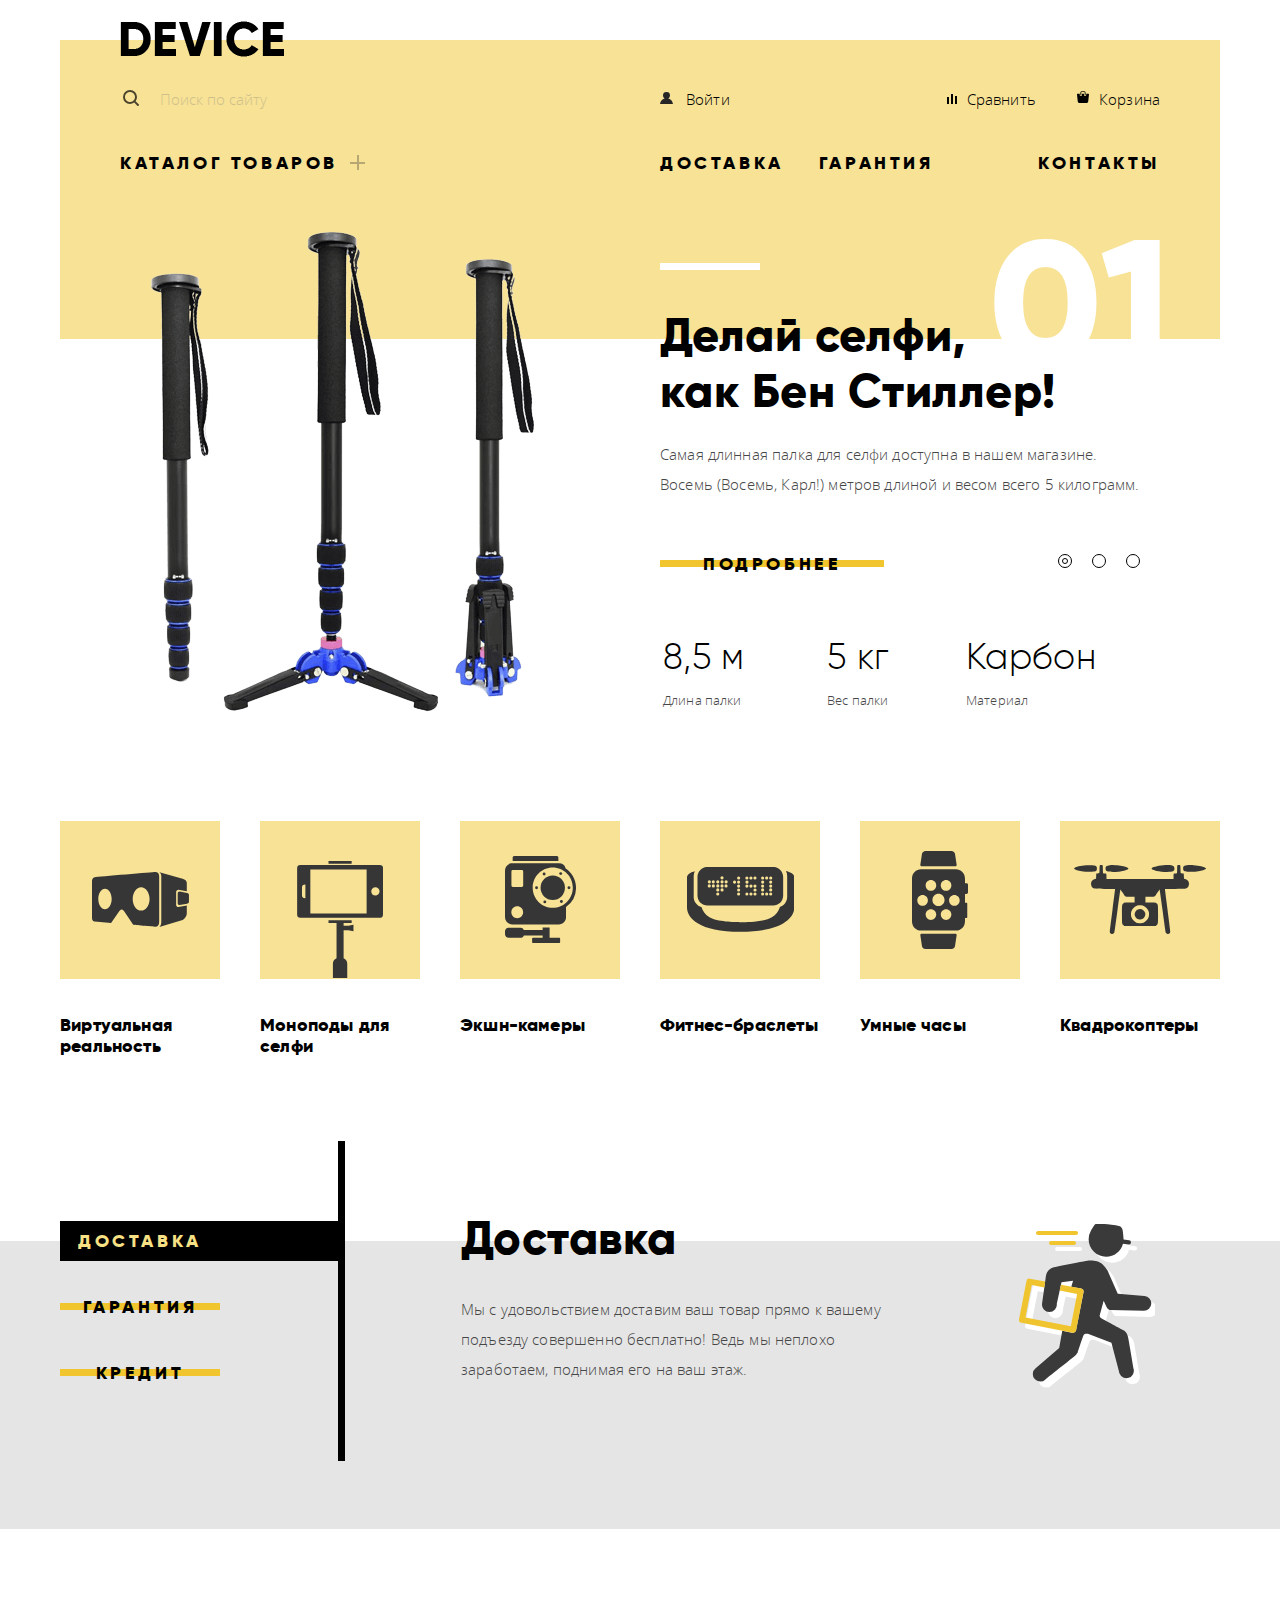
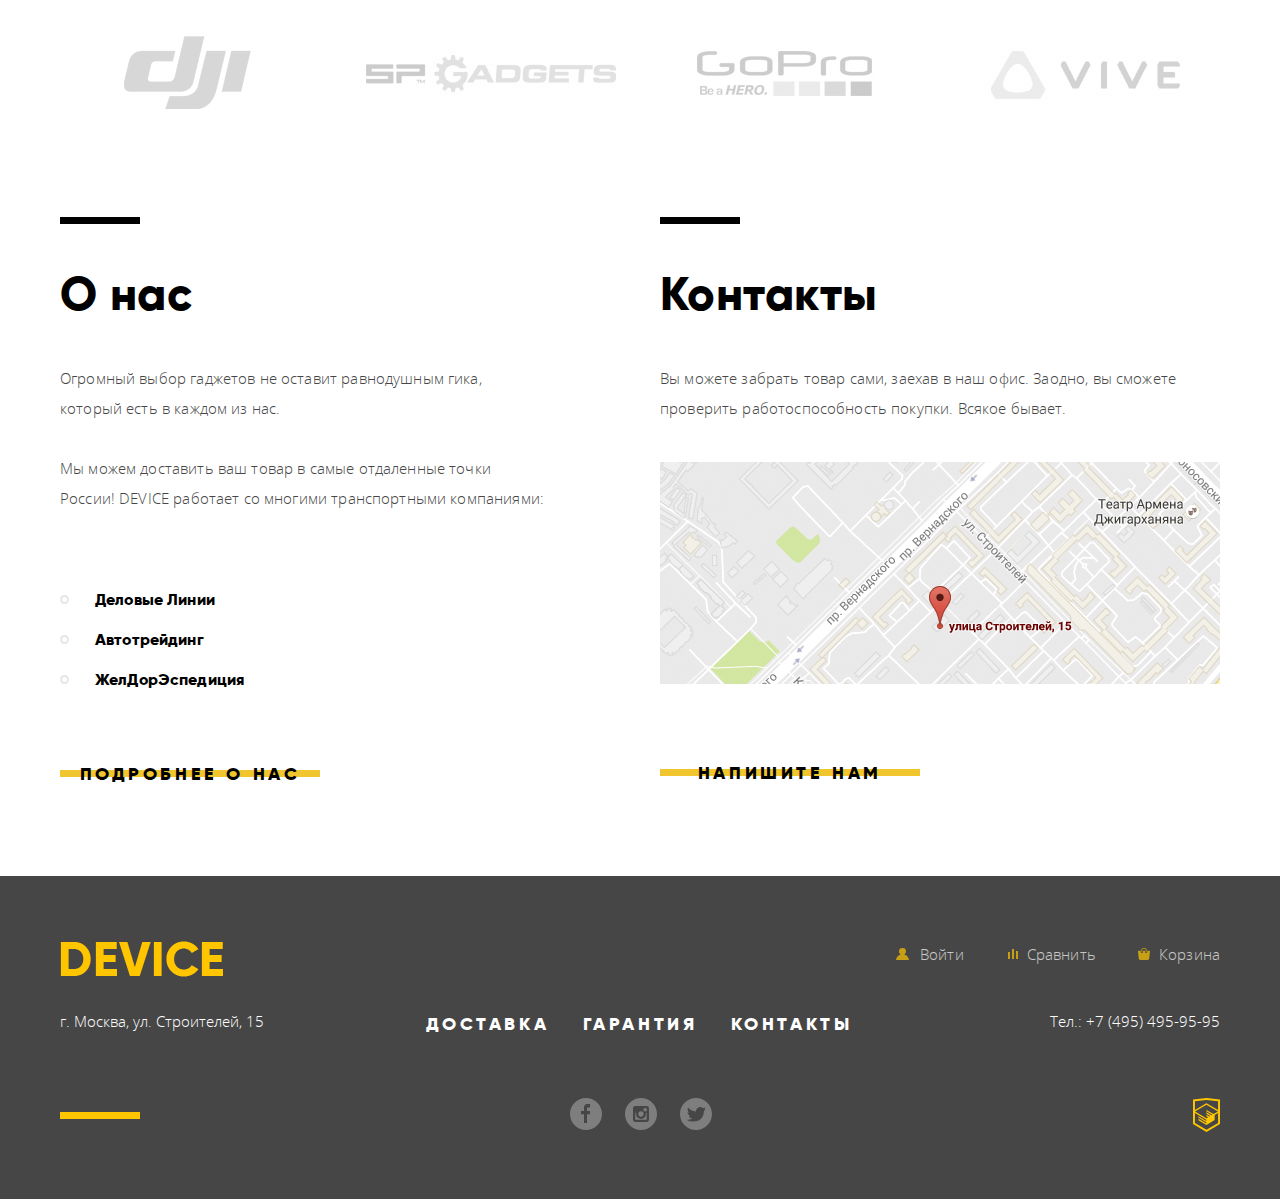
<file: index.html>
<!DOCTYPE html>
<html lang="ru">
  <head>
    <meta charset="utf-8">
    <title>Главная: Device</title>
    <link href="css/normalize.css" rel="stylesheet">
    <link href="css/style.css" rel="stylesheet">
  </head>
  <body>
    <header class="main-header">
      <div class="header-navigation">
        <p class="main-header-logo"><a class="main-logo"><img src="img/logo-black.png" width="164" height="36" alt="Интернет-магазин «Device»"></a></p>
        <form method="get" action="https://echo.htmlacademy.ru">
          <label class="visually-hidden" for="search">Поиск</label>
          <input class="search" id="search" type="search" name="search" placeholder="Поиск по сайту">
          <button class="search-button" type="submit">Найти</button>
        </form>
        <ul class="user-navigation">
          <li><a class="login" href="#">Войти</a></li>
          <li><a class="compare" href="#">Сравнить</a></li>
          <li><a class="cart" href="#">Корзина</a></li>
        </ul>
      </div>
      <nav class="site-navigation">
        <ul class="hidden">
          <li><a href="catalog.html">Каталог товаров</a></li>
          <li class="sub-navigation-box">
            <ul class="sub-navigation-one">
              <li><a href="#">Виртуальная реальность</a></li>
              <li><a href="catalog.html">Моноподы для селфи</a></li>
              <li><a href="#">Экшн-камеры</a></li>
            </ul>
            <ul class="sub-navigation-two">
              <li><a href="#">Фитнесс-браслеты</a></li>
              <li><a href="#">Умные часы</a></li>
            </ul>
            <ul class="sub-navigation-three">
              <li><a href="#">Квадрокоптеры</a></li>
            </ul>
          </li>
        </ul>
        <ul class="site-navigation-header">
          <li><a href="#">Доставка</a></li>
          <li><a href="#">Гарантия</a></li>
          <li><a href="#">Контакты</a></li>
        </ul>
      </nav>
    </header>
    <main class="container">
      <h1 class="visually-hidden">Интернет-магазин «Device»</h1>
      <section class="promo">
        <h2 class="visually-hidden">Анонс новых товаров</h2>
        <input class="visually-hidden" type="radio" id="btn-1" name="toggle" checked>
        <input class="visually-hidden" type="radio" id="btn-2" name="toggle">
        <input class="visually-hidden" type="radio" id="btn-3" name="toggle">
        <div class="slider-controls">
          <label class="controls-1" for="btn-1">Первый слайд</label>
          <label class="controls-2" for="btn-2">Второй слайд</label>
          <label class="controls-3" for="btn-3">Третий слайд</label>
        </div>
        <ul class="promo-list">
          <li class="promo-item promo-one">
            <div class="promo-description">
              <h3>Делай селфи,<br>как Бен Стиллер!</h3>
              <p>Самая длинная палка для селфи доступна в нашем магазине.
              Восемь (Восемь, Карл!) метров длиной и весом всего 5 килограмм.</p>
              <a class="button" href="#">Подробнее</a>
              <table class="promo-table">
                <tr>
                  <td>8,5 м</td>
                  <td>5 кг</td>
                  <td>Карбон</td>
                </tr>
                <tr>
                  <td>Длина палки</td>
                  <td>Вес палки</td>
                  <td>Материал</td>
                </tr>
              </table>
            </div>
            <div class="promo-picture">
              <img src="img/slider-1.png" width="384" height="486" alt="Самая длинная палка для селфи">
            </div>
          </li>
          <li class="promo-item promo-two visually-hidden">
            <div class="promo-description">
              <h3>Худеем<br>правильно!</h3>
              <p>Мотивирующие фитнес-браслеты помогут найти в себе силы
              не пропускать занятия и соблюдать диету.</p>
              <a class="button" href="#">Подробнее</a>
              <table class="promo-table">
                <tr class="promo-row-one">
                  <td>48 часов</td>
                </tr>
                <tr class="promo-row-two">
                  <td>Без подзарядки</td>
                </tr>
              </table>
            </div>
            <div class="promo-picture">
              <img src="img/slider-2.png" width="345" height="485" alt="Мотивирующий фитнес-браслет">
            </div>
          </li>
          <li class="promo-item promo-three visually-hidden">
            <div class="promo-description">
              <h3>Порхает как бабочка, жалит как пчела!</h3>
              <p>Этот обычный, на первый взгляд, квадрокоптер оснащен
              мощным лазером, замаскированным под стандартную камеру.</p>
              <a class="button" href="#">Подробнее</a>
              <table class="promo-table">
                <tr class="promo-row-one">
                  <td>800 м</td>
                  <td>50 м</td>
                </tr>
                <tr class="promo-row-two">
                  <td>Дальность полета</td>
                  <td>Радиус поражения</td>
                </tr>
              </table>
            </div>
            <div class="promo-picture">
              <img src="img/slider-3.png" width="526" height="334" alt="Квадрокоптер с мощным лазером">
            </div>
          </li>
        </ul>
      </section>
      <section class="category section-box">
        <h2 class="visually-hidden">Список категорий товаров</h2>
        <ul class="category-list">
          <li class="category-item"><a href="1.html"><span>Виртуальная реальность</span></a></li>
          <li class="category-item"><a href="catalog.html"><span>Моноподы для селфи</span></a></li>
          <li class="category-item"><a href="3.html"><span>Экшн-камеры</span></a></li>
          <li class="category-item"><a href="4.html"><span>Фитнес-браслеты</span></a></li>
          <li class="category-item"><a href="5.html"><span>Умные часы</span></a></li>
          <li class="category-item"><a href="6.html"><span>Квадрокоптеры</span></a></li>
        </ul>
      </section>
      <section class="service">
        <h2 class="visually-hidden">Список дополнительных услуг</h2>
        <div class="service-box">
          <ul class="service-list">
            <li><a class="button current-on" href="#tab-1">Доставка</a></li>
            <li><a class="button current-of" href="#tab-2">Гарантия</a></li>
            <li><a class="button current-of" href="#tab-3">Кредит</a></li>
          </ul>
          <ul class="descript-list">
            <li class="descript-item descript-one descript-item-current" id="tab-1">
              <h3>Доставка</h3>
              <p>Мы с удовольствием доставим ваш товар прямо к вашему подъезду совершенно бесплатно! Ведь мы неплохо заработаем, поднимая его на ваш этаж.</p>
            </li>
            <li class="descript-item descript-two visually-hidden" id="tab-2">
              <h3>Гарантия</h3>
              <p>Если из-за возгорания купленного у нас товара у вас сгорит дом — не переживайте, мы выдадим вам новый<br>Товар, не дом, конечно же.</p>
            </li>
            <li class="descript-item descript-three visually-hidden" id="tab-3">
              <h3>Кредит</h3>
              <p>Залезть в долговую яму стало проще! Кредитные консультанты подберут для вас наиболее выгодные условия кредита. Выгодные для нашего банка, разумеется.</p>
            </li>
          </ul>
        </div>
      </section>
      <section class="brand section-box">
        <h2 class="visually-hidden">Список популярных производителей</h2>
        <ul class="brand-list">
          <li class="brand-item one"><a href="#"><img src="img/logo-1.png" width="260" height="100" alt="DJI"></a></li>
          <li class="brand-item two"><a href="#"><img src="img/logo-2.png" width="260" height="100" alt="SP_Gadgets"></a></li>
          <li class="brand-item three"><a href="#"><img src="img/logo-3.png" width="260" height="100" alt="GoPro"></a></li>
          <li class="brand-item four"><a href="#"><img src="img/logo-4.png" width="260" height="100" alt="VIVE"></a></li>
        </ul>
      </section>
      <section class="company section-box">
        <h2 class="visually-hidden">Информация об интернет-магазине «Device»</h2>
        <section class="about-company">
          <h3>О нас</h3>
          <p>Огромный выбор гаджетов не оставит равнодушным гика, который есть в каждом из нас.</p>
          <p>Мы можем доставить ваш товар в самые отдаленные точки России! DEVICE работает со многими транспортными компаниями:</p>
          <ul>
            <li>Деловые Линии</li>
            <li>Автотрейдинг</li>
            <li>ЖелДорЭспедиция</li>
          </ul>
          <a class="button" href="#">Подробнее о нас</a>
        </section>
        <section class="contacts-company">
          <h3>Контакты</h3>
          <p>Вы можете забрать товар сами, заехав в наш офис. Заодно, вы сможете проверить работоспособность покупки. Всякое бывает.</p>
          <p><a class="map" href="map.html"><img src="img/map.png" width="560" height="222" alt="Офис компании по адресу ул. Строителей, 15, Москва"></a></p>
          <a class="button feedback" href="feedback.html">Напишите нам</a>
        </section>
      </section>
    </main>
    <footer class="main-footer">
      <div>
        <div class="main-footer-logo">
          <a class="main-logo"><img src="img/logo-yellow.png" width="163" height="36" alt="Интернет-магазин «Device»"></a>
        </div>
        <ul class="user-navigation-footer">
          <li><a class="login" href="#">Войти</a></li>
          <li><a class="compare" href="#">Сравнить</a></li>
          <li><a class="cart" href="#">Корзина</a></li>
        </ul>
      </div>
      <div>
        <address class="contact">г. Москва, ул. Строителей, 15</address>
        <ul class="site-navigation site-navigation-footer">
          <li><a href="#">Доставка</a></li>
          <li><a href="#">Гарантия</a></li>
          <li><a href="#">Контакты</a></li>
        </ul>
        <div>
          <a class="contact" href="tel:+74954959595">Тел.: +7 (495) 495-95-95</a>
        </div>
      </div>
      <div>
        <ul class="social">
          <li><a class="social-facebook" href="#"><span class="visually-hidden">Вконтакте</span></a></li>
          <li><a class="social-instagram" href="#"><span class="visually-hidden">Фейсбук</span></a></li>
          <li><a class="social-twitter" href="#"><span class="visually-hidden">Инстаграм</span></a></li>
        </ul>
        <div class="copyright">
          <a href="https://htmlacademy.ru/intensive/htmlcss"><img src="img/logo-html.svg" width="27" height="35" alt="HTML Academy"></a>
        </div>
      </div>
    </footer>
    <section class="modal modal-feedback">
      <h2 class="visually-hidden">Обратная связь</h2>
        <form class="feedback-form" action="https://echo.htmlacademy.ru" method="post">
          <p>
            <label for="user-name">Ваше имя:</label>
            <input id="user-name" type="text" name="name" value="" placeholder="Представьтесь, пожалуйста">
          </p>
          <p>
            <label for="user-email">Ваш e-mail:</label>
            <input id="user-email" type="email" name="email" value="" placeholder="Для отправки ответа">
          </p>
          <p>
            <label for="user-message">Текст письма:</label>
            <textarea id="user-message" name="message" rows="8" cols="100" placeholder="В свободной форме"></textarea>
          </p>
          <button class="button" type="submit">Отправить</button>
        </form>
        <button class="modal-close" type="button">Закрыть</button>
    </section>
    <section class="modal modal-map">
      <h2 class="visually-hidden">Офис компании на карте</h2>
      <iframe src="https://www.google.com/maps/embed?pb=!1m18!1m12!1m3!1d2249.1125488779953!2d37.5274293158851!3d55.68703098053586!2m3!1f0!2f0!3f0!3m2!1i1024!2i768!4f13.1!3m3!1m2!1s0x46b54cf65f5c8955%3A0x694710ccd55501e!2z0YPQuy4g0KHRgtGA0L7QuNGC0LXQu9C10LksIDE1LCDQnNC-0YHQutCy0LAsINCg0L7RgdGB0LjRjywgMTE5MzEx!5e0!3m2!1sru!2sby!4v1512653521158" width="950" height="559" allowfullscreen></iframe>
      <div>
        <img src="img/map-big.png" width="950" height="559" alt="Офис компании по адресу ул. Строителей, 15, Москва">
      </div>
      <button class="modal-close" type="button">Закрыть</button>
    </section>
    <script src="js/min-script.js"></script>
  </body>
</html>
</file>
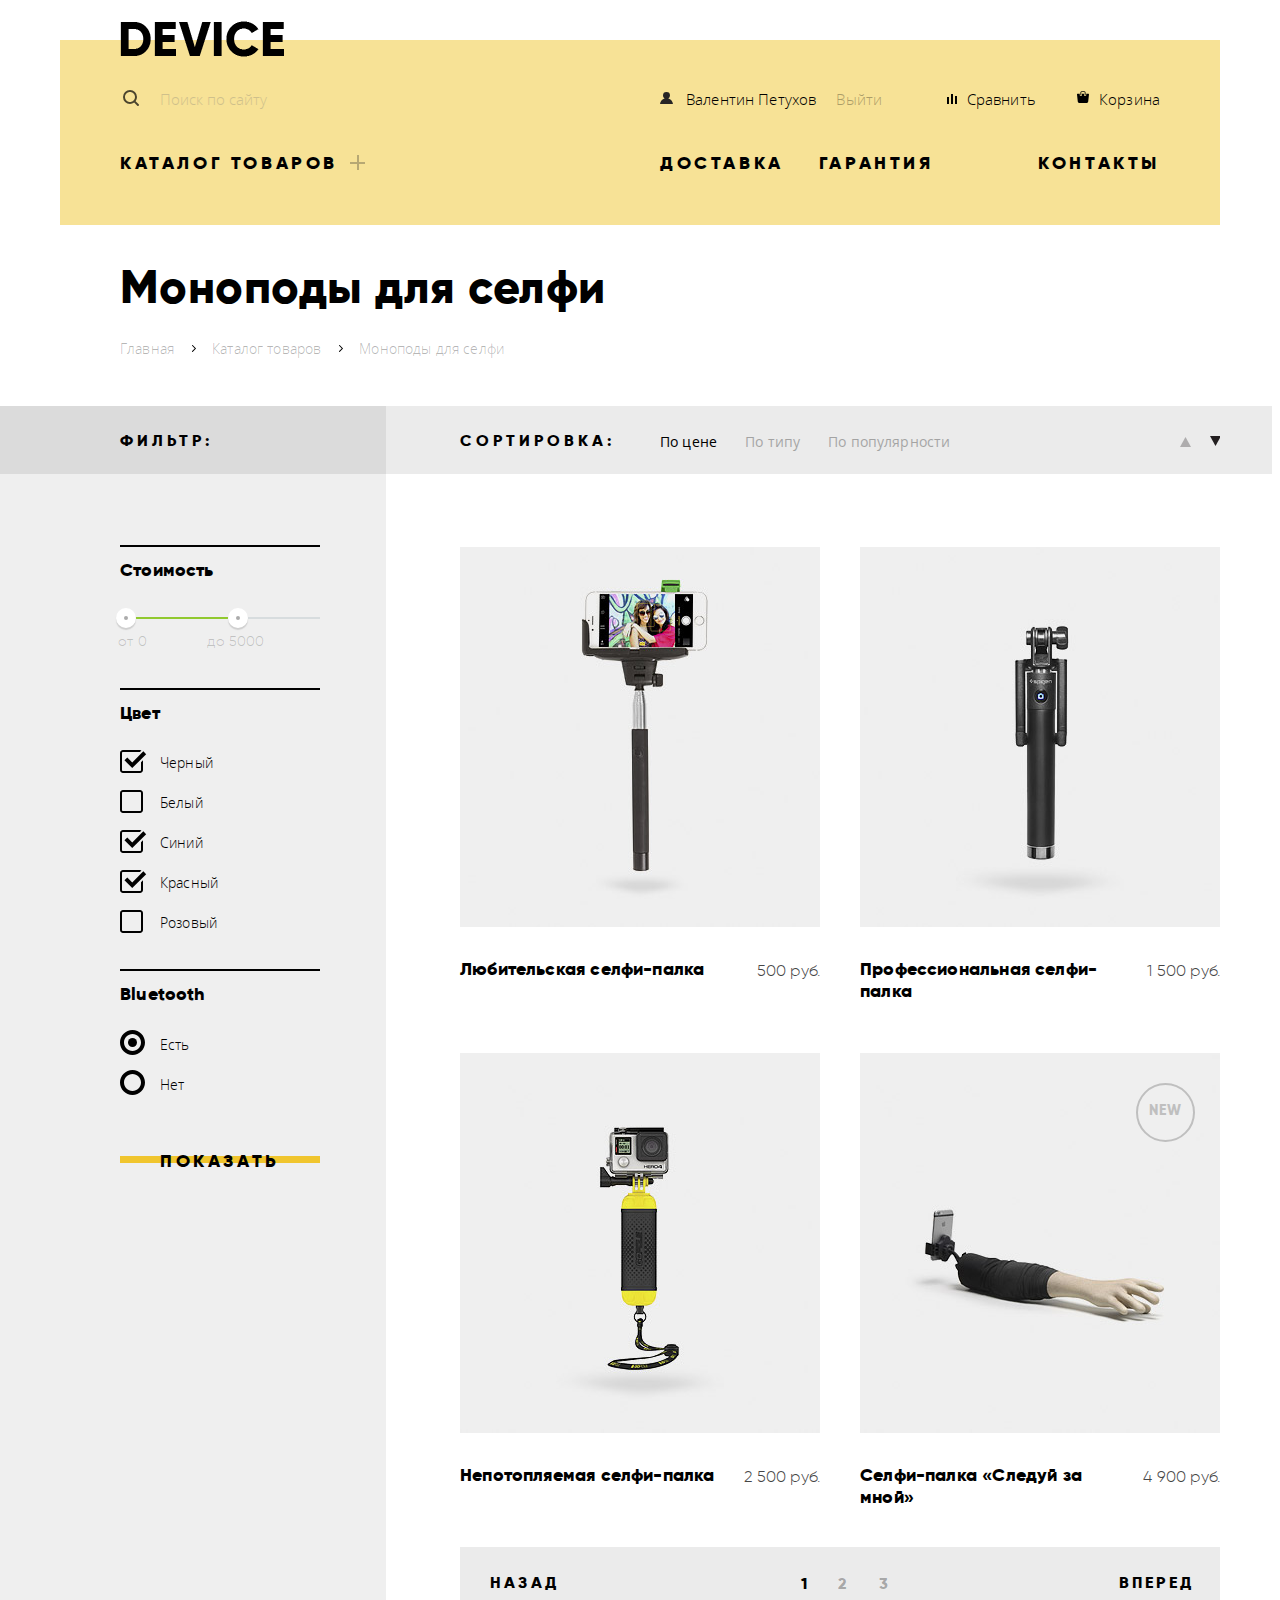
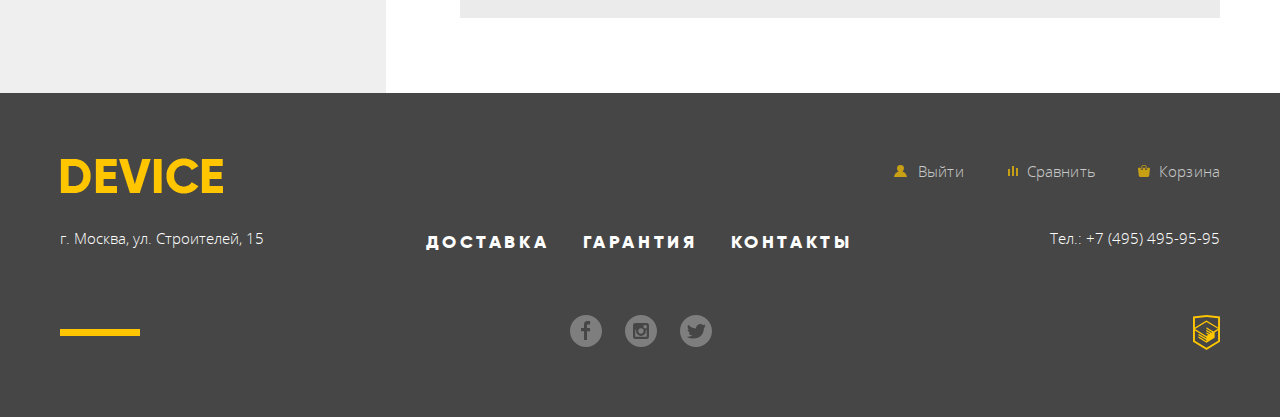
<file: catalog.html>
<!DOCTYPE html>
<html lang="ru">
  <head>
    <meta charset="utf-8">
    <title>Каталог: Device</title>
    <link href="css/normalize.css" rel="stylesheet">
    <link href="css/style.css" rel="stylesheet">
  </head>
  <body>
    <header class="main-header">
      <div class="header-navigation">
        <p class="main-header-logo"><a class="main-logo" href="index.html"><img src="img/logo-black.png" width="164" height="36" alt="Интернет-магазин «Device»"></a></p>
        <form method="get" action="https://echo.htmlacademy.ru">
          <label class="visually-hidden" for="search">Поиск</label>
          <input class="search" id="search" type="search" name="search" placeholder="Поиск по сайту">
          <button class="search-button" type="submit">Найти</button>
        </form>
        <ul class="user-navigation">
          <li><a class="login" href="#">Валентин Петухов</a><a class="login-off" href="#">Выйти</a></li>
          <li><a class="compare" href="#">Сравнить</a></li>
          <li><a class="cart" href="#">Корзина</a></li>
        </ul>
      </div>
      <nav class="site-navigation">
        <ul class="hidden">
          <li><a href="catalog.html">Каталог товаров</a></li>
          <li class="sub-navigation-box">
            <ul class="sub-navigation-one">
              <li><a href="#">Виртуальная реальность</a></li>
              <li><a href="#">Моноподы для селфи</a></li>
              <li><a href="#">Экшн-камеры</a></li>
            </ul>
            <ul class="sub-navigation-two">
              <li><a href="#">Фитнесс-браслеты</a></li>
              <li><a href="#">Умные часы</a></li>
            </ul>
            <ul class="sub-navigation-three">
              <li><a href="#">Квадрокоптеры</a></li>
            </ul>
          </li>
        </ul>
        <ul class="site-navigation-header">
          <li><a href="#">Доставка</a></li>
          <li><a href="#">Гарантия</a></li>
          <li><a href="#">Контакты</a></li>
        </ul>
      </nav>
    </header>
    <main class="container">
      <header class="header-box">
        <h1>Моноподы для селфи</h1>
        <nav class="breadcrumbs">
          <ul class="breadcrumbs-list">
            <li><a href="index.html">Главная</a></li>
            <li><a href="catalog.html">Каталог товаров</a></li>
            <li class="breadcrumbs-current"><a>Моноподы для селфи</a></li>
          </ul>
        </nav>
      </header>
      <div class="catalog-box">
        <section class="filters">
          <h2>Фильтр:</h2>
          <form class="filter" method="get" action="https://echo.htmlacademy.ru">
            <fieldset>
              <legend>Стоимость</legend>
              <div class="range-controls">
                <div class="bar"></div>
                <div class="toggle toggle-min">
                  <span>от 0</span>
                </div>
                <div class="toggle toggle-max">
                  <span>до 5000</span>
                </div>
              </div>
            </fieldset>
            <fieldset>
              <legend>Цвет</legend>
              <ul class="filter-list">
                <li>
                  <input class="visually-hidden filter-input filter-checkbox" type="checkbox" name="black" id="filter-black" checked>
                  <label for="filter-black">Черный</label>
                </li>
                <li>
                  <input class="visually-hidden filter-input filter-checkbox" type="checkbox" name="white" id="filter-white">
                  <label for="filter-white">Белый</label>
                </li>
                <li>
                  <input class="visually-hidden filter-input filter-checkbox" type="checkbox" name="blue" id="filter-blue" checked>
                  <label for="filter-blue">Синий</label>
                </li>
                <li>
                  <input class="visually-hidden filter-input filter-checkbox" type="checkbox" name="red" id="filter-red" checked>
                  <label for="filter-red">Красный</label>
                </li>
                <li>
                  <input class="visually-hidden filter-input filter-checkbox" type="checkbox" name="pink" id="filter-pink">
                  <label for="filter-pink">Розовый</label>
                </li>
              </ul>
            </fieldset>
            <fieldset>
              <legend>Bluetooth</legend>
              <ul class="filter-list">
                <li>
                  <input class="visually-hidden filter-input filter-radio" type="radio" name="bluetooth" value="on" id="bluetooth-on" checked>
                  <label for="bluetooth-on">Есть</label>
                </li>
                <li>
                  <input class="visually-hidden filter-input filter-radio" type="radio" name="bluetooth" value="off" id="bluetooth-off">
                  <label for="bluetooth-off">Нет</label>
                </li>
              </ul>
            </fieldset>
            <button class="button" type="submit">Показать</button>
          </form>
        </section>
        <section class="sort">
          <h2>Сортировка:</h2>
          <div class="sort-by">
            <ul class="sort-by-type">
              <li><a>По цене</a></li>
              <li><a href="#">По типу</a></li>
              <li><a href="#">По популярности</a></li>
            </ul>
            <ul class="sort-by-priority">
              <li><a class="sort-up" href="#"><span class="visually-hidden">По убыванию</span></a></li>
              <li><a class="sort-down"><span class="visually-hidden">По возрастанию</span></a></li>
            </ul>
          </div>
          <ul class="catalog-list">
            <li class="catalog-item">
              <h3><a href="#">Любительская селфи-палка</a></h3>
              <img src="img/item-1.jpg" width="360" height="380" alt="Любительская селфи-палка">
              <span>500 руб.</span>
              <p><a class="button" href="#">В корзину</a><a class="compare-on" href="#">Добавить к сравнению</a></p>
            </li>
            <li class="catalog-item">
              <h3><a href="#">Профессиональная селфи-палка</a></h3>
              <img src="img/item-2.jpg" width="360" height="380" alt="Профессиональная селфи-палка">
              <span>1 500 руб.</span>
              <p><a class="button" href="#">В корзину</a><a class="compare-on" href="#">Добавить к сравнению</a></p>
            </li>
            <li class="catalog-item">
              <h3><a href="#">Непотопляемая селфи-палка</a></h3>
              <img src="img/item-3.jpg" width="360" height="380" alt="Непотопляемая селфи-палка">
              <span>2 500 руб.</span>
              <p><a class="button" href="#">В корзину</a><a class="compare-on" href="#">Добавить к сравнению</a></p>
            </li>
            <li class="catalog-item new-item">
              <h3><a href="#">Селфи-палка «Следуй за мной»</a></h3>
              <img src="img/item-4.jpg" width="360" height="380" alt="Селфи-палка «Следуй за мной»">
              <span>4 900 руб.</span><span class="visually-hidden">Новый товар</span>
              <p><a class="button" href="#">В корзину</a><a class="compare-on" href="#">Добавить к сравнению</a></p>
            </li>
          </ul>
          <ul class="pagination-list">
            <li class="pagination-item"><a href="#">Назад</a></li>
            <li class="pagination-number"><a>1</a><a href="#">2</a><a href="#">3</a></li>
            <li class="pagination-item"><a href="#">Вперед</a></li>
          </ul>
        </section>
      </div>
    </main>
    <footer class="main-footer">
      <div>
        <div class="main-footer-logo">
          <a class="main-logo" href="index.html"><img src="img/logo-yellow.png" width="163" height="36" alt="Интернет-магазин «Device»"></a>
        </div>
        <ul class="user-navigation-footer">
          <li><a class="login" href="#">Выйти</a></li>
          <li><a class="compare" href="#">Сравнить</a></li>
          <li><a class="cart" href="#">Корзина</a></li>
        </ul>
      </div>
      <div>
        <address class="contact">г. Москва, ул. Строителей, 15</address>
        <ul class="site-navigation site-navigation-footer">
          <li><a href="#">Доставка</a></li>
          <li><a href="#">Гарантия</a></li>
          <li><a href="#">Контакты</a></li>
        </ul>
        <div>
          <a class="contact" href="tel:+74954959595">Тел.: +7 (495) 495-95-95</a>
        </div>
      </div>
      <div>
        <ul class="social">
          <li><a class="social-facebook" href="#"><span class="visually-hidden">Вконтакте</span></a></li>
          <li><a class="social-instagram" href="#"><span class="visually-hidden">Фейсбук</span></a></li>
          <li><a class="social-twitter" href="#"><span class="visually-hidden">Инстаграм</span></a></li>
        </ul>
        <div class="copyright">
          <a href="https://htmlacademy.ru/intensive/htmlcss"><img src="img/logo-html.svg" width="27" height="35" alt="HTML Academy"></a>
        </div>
      </div>
    </footer>
  </body>
</html>
</file>
<file: css/style.css>
@font-face {
  font-family: "Open Sans";
  src: local("Open Sans"),
       url("../fonts/opensans.woff2") format("woff2"),
       url("../fonts/opensans.woff") format("woff");
  font-weight: normal;
  font-style: normal;
}

@font-face {
  font-family: "Open Sans";
  src: local("Open Sans Light"),
       url("../fonts/opensanslight.woff2") format("woff2"),
       url("../fonts/opensanslight.woff") format("woff");
  font-weight: 300;
  font-style: normal;
}

@font-face {
  font-family: "Gilroy";
  src: local("Gilroy-ExtraBold"),
       url("../fonts/gilroyextrabold.woff2") format("woff2"),
       url("../fonts/gilroyextrabold.woff") format("woff");
  font-weight: 800;
  font-style: normal;
}

@font-face {
  font-family: "Gilroy";
  src: local("Gilroy-Light"),
       url("../fonts/gilroylight.woff2") format("woff2"),
       url("../fonts/gilroylight.woff") format("woff");
  font-weight: 300;
  font-style: normal;
}

body {
  margin: 0;
  padding: 0;

  font-family: "Open Sans", "Arial", sans-serif;
  font-size: 15px;
  line-height: 2;
  font-weight: 300;
  color: #464646;
  letter-spacing: 0.01em;

  background-color: #ffffff;
}

a {
  color: #000000;
  text-decoration: none;
}

img {
  max-width: 100%;
  height: auto;
}

.visually-hidden,
input[type="checkbox"].visually-hidden,
input[type="radio"].visually-hidden {
  position: absolute;

  width: 1px;
  height: 1px;
  margin: -1px;
  border: 0;
  padding: 0;

  white-space: nowrap;

  -webkit-clip-path: inset(100%);
          clip-path: inset(100%);
  clip: rect(0 0 0 0);
  overflow: hidden;
}

.main-header {
  display: -webkit-box;
  display: -ms-flexbox;
  display: flex;
  -webkit-box-orient: vertical;
  -webkit-box-direction: normal;
      -ms-flex-direction: column;
          flex-direction: column;

  width: 1040px;
  margin: 0 auto;
  padding: 21px 60px 50px;

  background: linear-gradient(to bottom, #ffffff 40px, #f7e296 40px);
}

.main-header ul {
  margin: 0;
  padding: 0;

  list-style: none;
}

.header-navigation {
  display: -webkit-box;
  display: -ms-flexbox;
  display: flex;
  -ms-flex-wrap: wrap;
      flex-wrap: wrap;
  -webkit-box-pack: justify;
      -ms-flex-pack: justify;
          justify-content: space-between;

  margin-bottom: 32px;
}

.main-header-logo {
  width: 100%;
  margin: 0;
  margin-bottom: 10px;
  padding: 0;
}

.main-header form {
  position: relative;

  display: -webkit-box;
  display: -ms-flexbox;
  display: flex;

  width: 440px;
  height: 45px;
}

.main-header form::before {
  content: "";

  position: absolute;
  top: 14px;
  left: 3px;

  width: 20px;
  height: 20px;

  background: url("../img/search.svg") no-repeat 0 0;
}

.search {
  width: 100%;
  min-height: 43px;
  padding: 0;
  padding-left: 40px;

  font: inherit;
  line-height: 36px;
  color: #000000;
  opacity: 0.3;

  background-color: #f7e296;
  border: none;
}

.search:hover {
  opacity: 0.6;
}

.search:focus {
  opacity: 1;
  outline: none;
  border-bottom: 2px solid #000000;
}

.search-button {
  position: relative;
  z-index: -1;

  width: 80px;
  min-height: 43px;

  font: inherit;
  line-height: 36px;
  color: #000000;

  background-color: #f7e296;
  border: 2px solid #000000;
}

.search:focus + .search-button {
  z-index: 1;
}

.search-button:hover,
.search-button:focus {
  z-index: 1;

  color: #ffffff;

  background-color: #000000;
  outline: none;
}

.search-button:active {
  color: #747474;
}

.user-navigation {
  display: -webkit-box;
  display: -ms-flexbox;
  display: flex;
  -ms-flex-wrap: wrap;
      flex-wrap: wrap;
  -ms-flex-item-align: center;
      align-self: center;

  width: 500px;

  font: inherit;
  line-height: 36px;
}

.user-navigation li:nth-child(3n-2) {
  margin-right: auto;
}

.user-navigation li:nth-child(3n) {
  margin-left: 37px;
}

.user-navigation a {
  position: relative;

  padding-left: 26px;
}

.user-navigation .login-off {
  padding-left: 20px;
}

.main-header .login::before {
  content: "";

  position: absolute;
  top: 3px;
  left: 0px;

  width: 15px;
  height: 15px;

  background: url("../img/user.svg") no-repeat 0 0;
}

.main-header .compare::before {
  content: "";

  position: absolute;
  top: 5px;
  left: 6px;

  width: 15px;
  height: 15px;

  background: url("../img/compare.svg") no-repeat 0 0;
}

.main-header .cart::before {
  content: "";

  position: absolute;
  top: 2px;
  left: 4px;

  width: 15px;
  height: 15px;

  background: url("../img/cart.svg") no-repeat 0 0;
}

.site-navigation {
  display: -webkit-box;
  display: -ms-flexbox;
  display: flex;
  -webkit-box-pack: justify;
      -ms-flex-pack: justify;
          justify-content: space-between;

  font-family: "Gilroy", "Verdana", sans-serif;
  font-size: 18px;
  line-height: 1.2;
  font-weight: 800;
  color: #000000;
  text-transform: uppercase;
  letter-spacing: 0.2em;
}

.site-navigation .hidden {
  position: relative;

  padding-right: 35px;
}

.hidden::before {
  content: "";

  position: absolute;
  top: 2px;
  right: 8px;

  width: 15px;
  height: 15px;

  background: url("../img/plus.svg") no-repeat 0 0;
  opacity: 0.3;
}

.hidden:hover .sub-navigation-box {
  z-index: 2;
}

.sub-navigation-box {
  position: absolute;
  top: 20px;
  left: -60px;
  z-index: -1;

  display: -webkit-box;
  display: -ms-flexbox;
  display: flex;

  width: 1040px;
  padding: 25px 60px 33px;

  background-color: #f7e296;
}

.sub-navigation-one {
  width: 240px;
}

.sub-navigation-two {
  width: 200px;
}

.sub-navigation-three {
  width: 160px;
}

.sub-navigation-box a {
  font-family: "Open Sans", "Arial", sans-serif;
  font-size: 15px;
  line-height: 36px;
  font-weight: 300;
  color: #000000;
  text-transform: none;
  letter-spacing: 0.01em;
}

.site-navigation-header {
  display: -webkit-box;
  display: -ms-flexbox;
  display: flex;
  -ms-flex-wrap: wrap;
      flex-wrap: wrap;

  width: 500px;
}

.site-navigation-header li:nth-child(3n-1) {
  margin-left: 35px;
}

.site-navigation-header li:nth-child(3n) {
  margin-left: auto;
}

.main-header a[href]:hover,
.main-header a[href]:focus,
.main-footer a[href]:hover,
.main-footer a[href]:focus {
  opacity: 0.6;
}

.login-off,
.main-header a[href]:active,
.main-footer a[href]:active {
  opacity: 0.3;
}

.section-box {
  width: 1160px;
  margin: 0 auto;
  padding: 0 20px;
}

.container h1,
.container h3 {
  margin: 0;
  padding: 0;

  font-family: "Gilroy", "Verdana", sans-serif;
  font-size: 47px;
  line-height: 1.2;
  font-weight: 800;
  color: #000000;
  letter-spacing: 0.01em;
  text-align: left;
}

.container ul {
  margin: 0;
  padding: 0;

  list-style: none;
}

.promo {
  position: relative;

  width: 1160px;
  margin: 0 auto;
  margin-bottom: 98px;

  background: linear-gradient(to bottom, #f7e296 114px, #ffffff 114px);
}

.slider-controls {
  position: absolute;
  bottom: 155px;
  right: 80px;
  z-index: 9;

  font-size: 0;
}

.slider-controls label {
  position: relative;

  display: inline-block;
  width: 12px;
  height: 12px;
  margin-left: 20px;

  vertical-align: baseline;

  background-color: inherit;
  border: 1px solid #000000;
  border-radius: 50%;
}

.slider-controls label:hover,
.slider-controls label:focus {
  cursor: pointer;
}

#btn-1:checked ~ .slider-controls .controls-1::before,
#btn-2:checked ~ .slider-controls .controls-2::before,
#btn-3:checked ~ .slider-controls .controls-3::before {
  content: "";

  position: absolute;
  top: 3px;
  left: 3px;

  width: 4px;
  height: 4px;

  border: 1px solid #000000;
  border-radius: 50%;
}

.promo-item {
  display: -webkit-box;
  display: -ms-flexbox;
  display: flex;
  -webkit-box-pack: justify;
      -ms-flex-pack: justify;
          justify-content: space-between;
}

.promo-picture {
  width: 560px;
  min-height: 496px
}

.promo-one img {
  margin-top: 3px;
  margin-left: 90px;
}

.promo-two img {
  margin-top: 16px;
  margin-left: 116px;
}

.promo-three img {
  margin-left: 33px;
  margin-top: 69px;
}

.promo-description {
  position: relative;

  -webkit-box-ordinal-group: 2;
      -ms-flex-order: 1;
          order: 1;

  width: 560px;
}

.promo-description::before {
  content: "";

  display: block;

  width: 100px;
  height: 7px;
  margin: 38px 0 37px;

  background-color: #ffffff;
}

.promo-description::after {
  position: absolute;

  font-family: "Gilroy", "Verdana", sans-serif;
  font-size: 179px;
  line-height: 1;
  font-weight: 800;
  color: #ffffff;
  letter-spacing: 0.01em;
}

.promo-one .promo-description::after {
  content: "01";

  right: 46px;
  top: -11px;
}

.promo-two .promo-description::after {
  content: "02";

  right: 45px;
  top: -10px;
}

.promo-three .promo-description::after {
  content: "03";

  right: 45px;
  top: -10px;
}

.promo-item h3 {
  position: relative;
  z-index: 1;

  margin: 20px 0;
}

.promo-item p {
  margin: 14px 0;
  padding: 0;
  padding-right: 79px;
}

.promo-item td:nth-child(1) {
  width: 160px;
}

.promo-item td:nth-child(2) {
  width: 135px;
}

.promo-item tr:first-child {
  height: 60px;

  font-family: "Gilroy", "Verdana", sans-serif;
  font-size: 36px;
  line-height: 1.2;
  font-weight: 300;
  color: #000000;
  letter-spacing: 0.01em;
}

.promo-item tr:last-child {
  font-size: 13px;
  line-height: 20px;
}

.button {
  display: inline-block;

  font-family: "Gilroy", "Verdana", sans-serif;
  font-size: 18px;
  line-height: 40px;
  font-weight: 800;
  color: #000000;
  text-transform: uppercase;
  letter-spacing: 0.2em;
  text-align: center;
  vertical-align: baseline;

  background: linear-gradient(to bottom, transparent 16px, #f0c52e 16px, #f0c52e 23px, transparent 23px);
  border: none;
}

.promo .button {
  margin: 31px 0 41px;
  padding: 0 43px;
}

.button:hover,
.button:focus {
  background: #f0c52e;
}

.button:active {
  color: rgba(0, 0, 0, 0.3);
}

.category {
  margin-bottom: 43px;

  font-family: "Gilroy", "Verdana", sans-serif;
  font-size: 18px;
  line-height: 1.2;
  font-weight: 800;
  color: #000000;
  letter-spacing: 0.01em;
}

.category-list {
  display: -webkit-box;
  display: -ms-flexbox;
  display: flex;
  -ms-flex-wrap: wrap;
      flex-wrap: wrap;
}

.category-list li {
  margin-right: 40px;
  margin-bottom: 40px;
}

.category-list li:nth-child(6n) {
  margin-right: 0;
}

.category-item a {
  display: block;

  width: 160px;
}

.category-item a::before {
  content: "";

  display: block;
  width: 160px;
  height: 158px;
  margin-bottom: 36px;
}

.category-item a[href="1.html"]::before {
  background: #f7e296 url("../img/popular-1.svg") no-repeat center center;
}

.category-item a[href="catalog.html"]::before {
  background: #f7e296 url("../img/popular-2.svg") no-repeat center  40px;
}

.category-item a[href="3.html"]::before {
  background: #f7e296 url("../img/popular-3.svg") no-repeat center center;
}

.category-item a[href="4.html"]::before {
  background: #f7e296 url("../img/popular-4.svg") no-repeat center center;
}

.category-item a[href="5.html"]::before {
  background: #f7e296 url("../img/popular-5.svg") no-repeat center center;
}

.category-item a[href="6.html"]::before {
  background: #f7e296 url("../img/popular-6.svg") no-repeat center center;
}

.category-item a:hover::before,
.category-item a:focus::before {
  background-color: #f0c52e;
}

.category-item a:active {
  color: rgba(0, 0, 0, 0.3);
}

.category-item a[href="1.html"]:active::before {
  background: #f0c52e url("../img/popular-gr-1.svg") no-repeat center center;
}

.category-item a[href="catalog.html"]:active::before {
  background: #f0c52e url("../img/popular-gr-2.svg") no-repeat center 40px;
}

.category-item a[href="3.html"]:active::before {
  background: #f0c52e url("../img/popular-gr-3.svg") no-repeat center center;
}

.category-item a[href="4.html"]:active::before {
  background: #f0c52e url("../img/popular-gr-4.svg") no-repeat center center;
}

.category-item a[href="5.html"]:active::before {
  background: #f0c52e url("../img/popular-gr-5.svg") no-repeat center center;
}

.category-item a[href="6.html"]:active::before {
  background: #f0c52e url("../img/popular-gr-6.svg") no-repeat center center;
}

.service {
  width: 100%;
  margin-bottom: 95px;

  background: linear-gradient(to bottom, #ffffff 100px, #e5e5e5 100px);
}

.service-box {
  display: -webkit-box;
  display: -ms-flexbox;
  display: flex;

  width: 1160px;
  margin: 0 auto;
  padding: 0 20px 50px;
}

.service .service-list {
  position: relative;

  width: 276px;
  margin-right: 125px;
  padding-top: 80px;
}

.service-list::after {
  content: "";

  position: absolute;
  top: 0;
  left: 278px;

  width: 7px;
  height: 320px;
  background-color: #000000;
}

.service .button {
  width: 160px;
  margin-bottom: 26px;
}

.service .current-of:hover,
.service .current-of:focus {
  background-color: #f0c52e;
}

.service .current-on,
.service .current-of:active {
  width: 160px;
  padding-right: 120px;

  background: #000000;

  color: #f7e184;
}

.service .current-on {
  cursor: default;
}

.descript-item {
  position: relative;

  width: 460px;
  padding-top: 41px;
}

.descript-item::after {
  content: "";

  position: absolute;

  width: 214px;
  height: 195px;

  background-repeat: no-repeat;
  background-position: right center;
}

.descript-one::after {
  top: 68px;
  right: -234px;

  background-image: url("../img/delivery.svg");
}

.descript-two::after {
  top: 62px;
  right: -253px;

  background-image: url("../img/warranty.svg");
}

.descript-three::after {
  top: 55px;
  right: -231px;

  background-image: url("../img/credit.svg");
}

.descript-list h3 {
  margin: 28px 0;
}

.descript-list p {
  margin: 14px 0;
  margin-right: 35px;
}

.brand {
  margin-bottom: 53px;
}

.brand-list {
  display: -webkit-box;
  display: -ms-flexbox;
  display: flex;
  -ms-flex-wrap: wrap;
      flex-wrap: wrap;
}

.brand-list li {
  margin-right: 40px;
  margin-bottom: 40px;
}

.brand-list li:nth-child(4n) {
  margin-right: 0;
}

.brand-item a {
  position: relative;

  display: block;

  width: 260px;
  height: 100px;
}

.brand-item a::before {
  content: "";

  position: absolute;
  top: 0;
  left: 0;

  width: 260px;
  height: 100px;

  background: url("../img/logo-1gr.png") no-repeat 0 0;
  opacity: 0.2;
}

.brand-item + .two a::before {
  background-image: url("../img/logo-2gr.png");
}

.brand-item + .three a::before {
  background-image: url("../img/logo-3gr.png");
}

.brand-item + .four a::before {
  background-image: url("../img/logo-4gr.png");
}

.brand-item img {
  opacity: 0;
}

.brand-item a:hover img,
.brand-item a:focus img {
  opacity: 1;
}

.brand-item a:hover::before,
.brand-item a:focus::before {
  z-index: 0;
}
/*
.brand img {
  filter: grayscale(1) opacity(0.2);
}

.brand img:hover,
.brand img:focus {
  filter: grayscale(0) opacity(1);
}
*/

.company {
  position: relative;

  display: -webkit-box;
  display: -ms-flexbox;
  display: flex;
  -webkit-box-pack: justify;
      -ms-flex-pack: justify;
          justify-content: space-between;

  margin-bottom: 82px;
}

.about-company {
  width: 485px;
}

.contacts-company {
  width: 560px;
}

.company section::before {
  content: "";
  display: block;

  width: 80px;
  height: 7px;
  margin-bottom: 42px;

  background-color: #000000;
}

.company h3 {
  margin: 40px 0;
}

.company p {
  padding: 0;
  margin: 30px 0;
}

.company ul {
  margin: 67px 0 54px;
}

.company li {
  position: relative;

  padding-left: 35px;

  font-family: "Gilroy", "Verdana", sans-serif;
  font-size: 16px;
  line-height: 40px;
  font-weight: 800;
  color: #000000;
}

.company li::before {
  content: "";

  position: absolute;
  top: 15px;
  left: 0px;

  width: 5px;
  height: 5px;

  border: 2px solid #e6e6e6;
  border-radius: 50%;
}

.contacts-company img {
  margin: 9px 0 30px;

  background-color: #e9e9e9;
}

.company .button {
  width: 260px;
}

.modal {
  position: fixed;
  top: 50%;
  left: 50%;
  z-index: 10;

  display: none;

  -webkit-box-shadow: 0 20px 40px rgba(0, 0, 0, 0.75),
                      0 10px 20px rgba(0, 0, 0, 0.2);
          box-shadow: 0 20px 40px rgba(0, 0, 0, 0.75),
                      0 10px 20px rgba(0, 0, 0, 0.2);
}

@-webkit-keyframes bounce {
  0% {
    -webkit-transform: translateY(-2000px);
            transform: translateY(-2000px);
  }

  70% {
    -webkit-transform: translateY(30px);
            transform: translateY(30px);
  }

  90% {
    -webkit-transform: translateY(-10px);
            transform: translateY(-10px);
  }

  100% {
    -webkit-transform: translateY(0);
            transform: translateY(0);
  }
}

@keyframes bounce {
  0% {
    -webkit-transform: translateY(-2000px);
            transform: translateY(-2000px);
  }

  70% {
    -webkit-transform: translateY(30px);
            transform: translateY(30px);
  }

  90% {
    -webkit-transform: translateY(-10px);
            transform: translateY(-10px);
  }

  100% {
    -webkit-transform: translateY(0);
            transform: translateY(0);
  }
}

.modal-show {
  display: block;

  -webkit-animation: bounce 0.6s;
          animation: bounce 0.6s;
}

@-webkit-keyframes shake {
  0%,
  100% {
    -webkit-transform: translateX(0);
            transform: translateX(0);
  }

  10%,
  30%,
  50%,
  70%,
  90% {
    -webkit-transform: translateX(-10px);
            transform: translateX(-10px);
  }

  20%,
  40%,
  60%,
  80% {
    -webkit-transform: translateX(10px);
            transform: translateX(10px);
  }
}

@keyframes shake {
  0%,
  100% {
    -webkit-transform: translateX(0);
            transform: translateX(0);
  }

  10%,
  30%,
  50%,
  70%,
  90% {
    -webkit-transform: translateX(-10px);
            transform: translateX(-10px);
  }

  20%,
  40%,
  60%,
  80% {
    -webkit-transform: translateX(10px);
            transform: translateX(10px);
  }
}

.modal-error {
  -webkit-animation: shake 0.6s;
          animation: shake 0.6s;
}

.modal-map {
  width: 960px;
  height: 560px;
  margin-top: -280px;
  margin-left: -480px;
}

.modal-map iframe {
  position: relative;
  z-index: 12;

  border: none;
}

.modal-map div {
  position: absolute;
  top: 0;
  left: 0;
  z-index: 11;

  margin: 0;
}

.modal-map img {
  padding: 5px;

  background-color: #e9e9e9;
}

.modal-feedback {
  width: 760px;
  padding: 79px 100px;
  margin-top: -280px;
  margin-left: -380px;

  background-color: #ffffff;
}

.modal-feedback form {
  display: -webkit-box;
  display: -ms-flexbox;
  display: flex;
  -ms-flex-wrap: wrap;
      flex-wrap: wrap;
  -webkit-box-pack: justify;
      -ms-flex-pack: justify;
          justify-content: space-between;
}

.feedback-form > p {
  display: -webkit-box;
  display: -ms-flexbox;
  display: flex;
  -webkit-box-orient: vertical;
  -webkit-box-direction: normal;
      -ms-flex-direction: column;
          flex-direction: column;
}

.modal label {
  font-family: "Gilroy", "Verdana", sans-serif;
  font-size: 18px;
  line-height: 18px;
  font-weight: 800;
  color: #000000;
}

.modal input,
.modal textarea {
  -webkit-box-sizing: border-box;
          box-sizing: border-box;
  margin: 10px 0;
  padding: 14px 20px;

  font-family: "Open Sans", "Arial", sans-serif;
  font-size: 14px;
  line-height: 18px;
  font-weight: normal;
  color: rgba(70, 70, 70, 0.4);

  background-color: #f2f2f2;
  border: 2px solid transparent;
}

.modal input {
  width: 360px;
}

.modal textarea {
  width: 760px;
  height: 156px;
}

.modal input:hover,
.modal textarea:hover {
 background-color: #eaeaea;
}

.modal input:focus,
.modal textarea:focus {
  color: #464646;
  outline: none;

  background-color: #ffffff;
  border: 2px solid #f0c52e;
}

.modal input:invalid,
.modal textarea:invalid {
  background-color: #f6dada;
}

.modal .button {
  width: 200px;
  margin-top: 14px;
}

.modal-close {
  position: absolute;
  top: 20px;
  right: 20px;
  z-index: 13;

  width: 55px;
  height: 55px;

  font-size: 0;

  background: url("../img/modal-close.svg");
  border: 0;
  opacity: 0.5;
  cursor: pointer;
}

.modal-close:hover,
.modal-close:focus {
  opacity: 1;
}

.modal-close:active {
  opacity: 0.3;
}

.main-footer {
  display: -webkit-box;
  display: -ms-flexbox;
  display: flex;
  -webkit-box-orient: vertical;
  -webkit-box-direction: normal;
      -ms-flex-direction: column;
          flex-direction: column;

  width: 100%;
  padding-top: 65px;
  padding-bottom: 58px;

  background-color: #464646;
}

.main-footer a {
  color: #ffffff;
}

.main-footer > div {
  display: -webkit-box;
  display: -ms-flexbox;
  display: flex;
  -webkit-box-align: start;
      -ms-flex-align: start;
          align-items: flex-start;

  width: 1160px;
  margin: 0 auto;
}

.main-footer > div:first-child {
  margin-bottom: 20px;
}

.user-navigation-footer {
  display: -webkit-box;
  display: -ms-flexbox;
  display: flex;
  -ms-flex-wrap: wrap;
      flex-wrap: wrap;

  margin: 0;
  margin-left: auto;
  padding: 0;

  font: inherit;
  line-height: 26px;
  list-style: none;
}

.user-navigation-footer a {
  position: relative;

  padding-left: 63px;

  opacity: 0.7;
}

.main-footer .login::before {
  content: "";

  position: absolute;
  top: 4px;
  left: 39px;

  width: 15px;
  height: 15px;

  background: url("../img/user-yellow.svg") no-repeat 0 0;
}

.main-footer .compare::before {
  content: "";

  position: absolute;
  top: 5px;
  left: 44px;

  width: 15px;
  height: 15px;

  background: url("../img/compare-yellow.svg") no-repeat 0 0;
}

.main-footer .cart::before {
  content: "";

  position: absolute;
  top: 4px;
  left: 42px;

  width: 15px;
  height: 15px;

  background: url("../img/cart-yellow.svg") no-repeat 0 0;
}

.user-navigation-footer a[href]:hover,
.user-navigation-footer a[href]:focus {
  opacity: 1;
}

.user-navigation-footer a[href]:active {
  opacity: 0.3;
}

.main-footer > div:nth-child(2) {
  margin-bottom: 62px;
}

.contact {
  color: #ffffff;
  letter-spacing: 0;
  font-style: normal;
}

.site-navigation-footer {
  display: -webkit-box;
  display: -ms-flexbox;
  display: flex;
  -ms-flex-wrap: wrap;
      flex-wrap: wrap;
  -webkit-box-pack: justify;
      -ms-flex-pack: justify;
          justify-content: space-between;
  -ms-flex-item-align: end;
      align-self: flex-end;

  width: 427px;
  margin: 0 auto;
  padding: 0;
  padding-right: 36px;

  list-style: none;
}

.main-footer > div:nth-child(3) {
  position: relative;
}

.main-footer > div:nth-child(3)::before {
  content: "";

  position: absolute;
  top: 0;
  left: 0;

  width: 80px;
  height: 7px;
  margin-top: 14px;

  background-color: #ffc600;
}

.main-footer .social {
  display: -webkit-box;
  display: -ms-flexbox;
  display: flex;
  -ms-flex-wrap: wrap;
      flex-wrap: wrap;
  -webkit-box-pack: justify;
      -ms-flex-pack: justify;
          justify-content: space-between;

  width: 145px;
  margin: 0 auto;
  padding: 0;
  padding-left: 27px;

  list-style: none;
}

.social a {
  position: relative;

  display: block;

  width: 35px;
  height: 35px;
}

.social-facebook::before {
  content: "";

  position: absolute;
  top: 0;
  left: 2px;

  width: 32px;
  height: 32px;

  background: url("../img/fb.svg") no-repeat 0 0;
  opacity: 0.3;
}

.social-instagram::before {
  content: "";

  position: absolute;
  top: 0;
  left: 2px;

  width: 32px;
  height: 32px;

  background: url("../img/instagram.svg") no-repeat 0 0;
  opacity: 0.3;
}

.social-twitter::before {
  content: "";

  position: absolute;
  top: 0;
  left: 2px;

  width: 32px;
  height: 32px;

  background: url("../img/twitter.svg") no-repeat 0 0;
  opacity: 0.3;
}

.social a:hover::before,
.social a:focus::before {
  opacity: 0.6;
}

.social a:active::before {
  opacity: 0.1;
}

.header-box {
  width: 1040px;
  margin: 0 auto;
  padding: 34px 60px 39px;

  background-color: #ffffff;
}

.header-box h1 {
  margin: 0;
  margin-bottom: 16px;
  padding: 0;
}

.breadcrumbs-list {
  display: -webkit-box;
  display: -ms-flexbox;
  display: flex;
  -ms-flex-wrap: wrap;
      flex-wrap: wrap;
}

.breadcrumbs a {
  position: relative;

  padding-right: 38px;

  font: inherit;
  font-size: 14px;
  line-height: 36px;
  color: rgba(0, 0, 0, 0.3);
}

.breadcrumbs a[href]::after {
  content: "";

  position: absolute;
  top: 6px;
  right: 16px;

  width: 4px;
  height: 7px;

  background: url("../img/nav-arrow.svg") no-repeat 0 0;
}

.breadcrumbs a[href]:hover,
.breadcrumbs a[href]:focus {
  color: rgba(0, 0, 0, 0.6);
}

.breadcrumbs a[href]:active,
.breadcrumbs a[href]:active {
  color: rgba(0, 0, 0, 0.1);
}

.catalog-box {
  position: relative;

  display: -webkit-box;
  display: -ms-flexbox;
  display: flex;

  width: 1160px;
  margin: 0 auto;
}

.catalog-box::before {
  content: "";

  position: absolute;
  top: 0px;
  right: 1160px;

  width: calc((100vw - 1160px) / 2);
  height: 100%;

  background: linear-gradient(to bottom, #dbdbdb 0px, #dbdbdb 68px, #efefef 68px);
}

.catalog-box::after {
  content: "";

  position: absolute;
  top: 0px;
  left: 1160px;

  width: calc((100vw - 1177px) / 2);
  height: 100%;

  background: linear-gradient(to bottom, #ebebeb 0px, #ebebeb 68px, #ffffff 68px);
}

.catalog-box h2 {
  margin: 25px 0;
  padding: 0;

  font-family: "Gilroy", "Verdana", sans-serif;
  font-size: 16px;
  line-height: 1.2;
  font-weight: 800;
  color: #000000;
  text-transform: uppercase;
  letter-spacing: 0.25em;
  text-align: left;
}

.filters {
  width: 200px;
  padding: 0 66px 0 60px;

  background: linear-gradient(to bottom, #dbdbdb 68px, #efefef 68px);
}

.filters form {
  margin-top: 110px;
}

.filters fieldset {
  margin: 0;
  margin-bottom: 41px;
  padding: 0;

  border: none;
}

.filters legend {
  position: relative;

  margin: 0;
  margin-bottom: 19px;

  font-family: "Gilroy", "Verdana", sans-serif;
  font-size: 18px;
  line-height: 1.2;
  font-weight: 800;
  color: #000000;
  letter-spacing: 0.01em;
}

.filters legend:before {
  content: "";

  position: absolute;
  top: -15px;
  left: 0;

  width: 200px;
  height: 2px;

  background-color: #000000;
}

.range-controls {
  position: relative;

  width: 100%;
  height: 2px;
  margin: 16px 0 43px;

  background: #d7dcde;
}

.range-controls .bar {
  width: 60%;
  height: 2px;

  background: #91c92f;
}

.range-controls .toggle {
  position: absolute;
  top: -9px;
  left: 0;

  width: 4px;
  height: 4px;

  border: 8px solid #ffffff;
  background-color: #ababab;
  -webkit-box-shadow: 0 2px 1px 0 #cfcfcf;
          box-shadow: 0 2px 1px 0 #cfcfcf;
  border-radius: 50%;
  cursor: pointer;
}

.range-controls .toggle-min {
  left: -4px;
}

.range-controls .toggle-max {
  left: 108px;
}

.toggle span {
  display: inline-block;

  margin-top: 14px;

  font-family: "Gilroy", "Verdana", sans-serif;
  font-size: 14px;
  line-height: 22px;
  font-weight: 300;
  color: rgba(0, 0, 0, 0.2);
  white-space: nowrap;
  vertical-align: baseline;
}

.toggle-min span {
  -webkit-transform: translate(-20%, 0);
          transform: translate(-20%, 0);
}

.toggle-max span {
  -webkit-transform: translate(-50%, 0);
          transform: translate(-50%, 0);
}

.range-controls .toggle:active {
  border: 9px solid #ffffff;
}

.toggle:active > span {
  margin-top: 13px;
  margin-left: -1px;
}

.filter-list li {
  padding-left: 40px;
}

.filter-list label {
  position: relative;

  font: inherit;
  font-size: 14px;
  line-height: 40px;
  color: #000000;

  cursor: pointer;
  -webkit-user-select: none;
     -moz-user-select: none;
      -ms-user-select: none;
          user-select: none;
}

.filter-checkbox + label::before {
  content: "";

  position: absolute;
  left: -40px;
  top: -3px;

  width: 27px;
  height: 23px;

  background: url("../img/checkbox-off.svg") no-repeat 0 0;
}

.filter-checkbox:checked + label::before {
  background: url("../img/checkbox-on.svg") no-repeat 0 0;
}

.filter-radio + label::before {
  content: "";

  position: absolute;
  left: -40px;
  top: -5px;

  width: 25px;
  height: 25px;

  background: url("../img/radio-off.svg") no-repeat 0 0;
}

.filter-radio:checked + label::before {
  background: url("../img/radio-on.svg") no-repeat 0 0;
}

.filter-input:disabled + label {
  color: #000000;

  opacity: 0.25;
}

.filter-input:hover + label::before,
.filter-input:focus + label::before {
  opacity: 0.6;
}

.filter-input:active + label::before {
  opacity: 1;
}

.filters .button {
  width: 100%;
  margin-top: -6px;
}

.sort {
  display: -webkit-box;
  display: -ms-flexbox;
  display: flex;
  -ms-flex-wrap: wrap;
      flex-wrap: wrap;

  width: 760px;
  padding-left: 74px;

  background: linear-gradient(to bottom, #ebebeb 68px, #ffffff 68px);
}

.sort-by {
  display: -webkit-box;
  display: -ms-flexbox;
  display: flex;
  -webkit-box-pack: justify;
      -ms-flex-pack: justify;
          justify-content: space-between;

  width: 560px;
  margin-left: auto;
}

.sort-by ul {
  display: -webkit-box;
  display: -ms-flexbox;
  display: flex;
  -webkit-box-align: center;
      -ms-flex-align: center;
          align-items: center;

  margin: 0;
  padding: 0;
}

.sort-by a {
  font-family: "Open Sans", "Arial", sans-serif;
  font-size: 14px;
  line-height: 18px;
  font-weight: normal;
  color: #000000;
}

.sort-by-type {
  display: -webkit-box;
  display: -ms-flexbox;
  display: flex;
  -ms-flex-wrap: wrap;
      flex-wrap: wrap;
}

.sort-by-type a {
  padding-right: 28px;
}

.sort-by-priority a {
  position: relative;

  display: block;

  width: 20px;
  height: 20px;
}

.sort-up::before {
  content: "";

  position: absolute;
  top: 6px;
  left: 0px;

  width: 11px;
  height: 10px;

  background: url("../img/icon-up-dir.svg") no-repeat 0 0;
}

.sort-down::after {
  content: "";

  position: absolute;
  top: 5px;
  left: 10px;

  width: 11px;
  height: 10px;

  background: url("../img/icon-down-dir.svg") no-repeat 0 0;
}

.sort-by a[href] {
  opacity: 0.3;
}

.sort-by a[href]:hover,
.sort-by a[href]:focus {
  opacity: 0.6;
}

.sort-by a[href]:active {
  opacity: 1;
}

.sort .catalog-list {
  display: -webkit-box;
  display: -ms-flexbox;
  display: flex;
  -ms-flex-wrap: wrap;
      flex-wrap: wrap;
  -webkit-box-pack: justify;
      -ms-flex-pack: justify;
          justify-content: space-between;

  width: 760px;
  margin: 72px 0 -12px;
  padding: 0;
}

.catalog-item {
  position: relative;

  display: -webkit-box;
  display: -ms-flexbox;
  display: flex;
  -ms-flex-wrap: wrap;
      flex-wrap: wrap;
  -webkit-box-pack: justify;
      -ms-flex-pack: justify;
          justify-content: space-between;

  margin-bottom: 50px;

  width: 360px;
}

.catalog-list .new-item::before {
  content: "new";

  position: absolute;
  top: 30px;
  right: 25px;

  width: 55px;
  height: 55px;

  font-family: "Gilroy", "Verdana", sans-serif;
  font-size: 14px;
  line-height: 52px;
  font-weight: 800;
  color: #bfbfbf;
  text-transform: uppercase;
  letter-spacing: 0.05em;
  text-align: center;

  border: 2px solid #bfbfbf;
  border-radius: 50%;
}

.catalog-item h3 {
  -webkit-box-ordinal-group: 2;
      -ms-flex-order: 1;
          order: 1;

  width: 260px;
  min-height: 44px;
  margin: 0;
  padding: 0;

  font-family: "Gilroy", "Verdana", sans-serif;
  font-size: 18px;
  line-height: 1.2;
  font-weight: 800;
  color: #000000;
  letter-spacing: 0.01em;
}

.catalog-item img {
  width: 360px;
  height: 380px;
  margin-bottom: 32px;
}

.catalog-item span {
  -webkit-box-ordinal-group: 3;
      -ms-flex-order: 2;
          order: 2;

  font-family: "Gilroy", "Verdana", sans-serif;
  font-size: 16px;
  line-height: 24px;
  font-weight: 300;
  color: #464646;
  letter-spacing: 0.01em;
}

.catalog-item p {
  position: absolute;
  top: 157px;
  left: 78px;
  z-index: -1;

  display: -webkit-box;
  display: -ms-flexbox;
  display: flex;
  -webkit-box-orient: vertical;
  -webkit-box-direction: normal;
      -ms-flex-direction: column;
          flex-direction: column;

  text-align: center;
}

.catalog-item:hover  p {
  z-index: 1;
}

.catalog-item:hover img {
  opacity: 0.3;
  cursor: pointer;
}

.catalog-item .button {
  width: 200px;
  margin-bottom: 4px;
}

.catalog-item .compare-on {
  font-family: "Open Sans", "Arial", sans-serif;
  font-size: 13px;
  line-height: 36px;
  font-weight: 300;
  color: rgba(0, 0, 0, 0.5);
  letter-spacing: 0.01em;
}

.catalog-item .compare-on:hover,
.catalog-item .compare-on:focus {
  color: rgba(0, 0, 0, 1);
}

.catalog-item .compare-on:active {
  color: rgba(0, 0, 0, 0.2);
}

.sort .pagination-list {
  display: -webkit-box;
  display: -ms-flexbox;
  display: flex;
  -webkit-box-align: center;
      -ms-flex-align: center;
          align-items: center;
  -webkit-box-pack: justify;
      -ms-flex-pack: justify;
          justify-content: space-between;

  width: 760px;
  margin: 0;
  margin-bottom: 75px;
  padding: 0;

  background-color: #ebebeb;
}

.pagination-list a {
  font-family: "Gilroy", "Verdana", sans-serif;
  font-size: 16px;
  line-height: 1.2;
  font-weight: 800;
  color: #000000;
  text-transform: uppercase;
  letter-spacing: 0.2em;
}

.pagination-item a {
  display: inline-block;

  padding: 26px;
  padding-left: 30px;

  vertical-align: baseline;
}

.pagination-item a:hover,
.pagination-item a:focus {
  background-color: #d9d9d9;
}

.pagination-item a:active {
  color: rgba(0, 0, 0, 0.3);
}

.pagination-number a {
  padding-left: 28px;
}

.pagination-number a:last-child {
  padding-right: 10px;
}

.pagination-number a[href] {
  color: rgba(0, 0, 0, 0.3);
}

.pagination-number a[href]:hover,
.pagination-number a[href]:focus {
  color: rgba(0, 0, 0, 0.6);
}

.pagination-number a[href]:active {
  color: rgba(0, 0, 0, 1);
}
</file>
